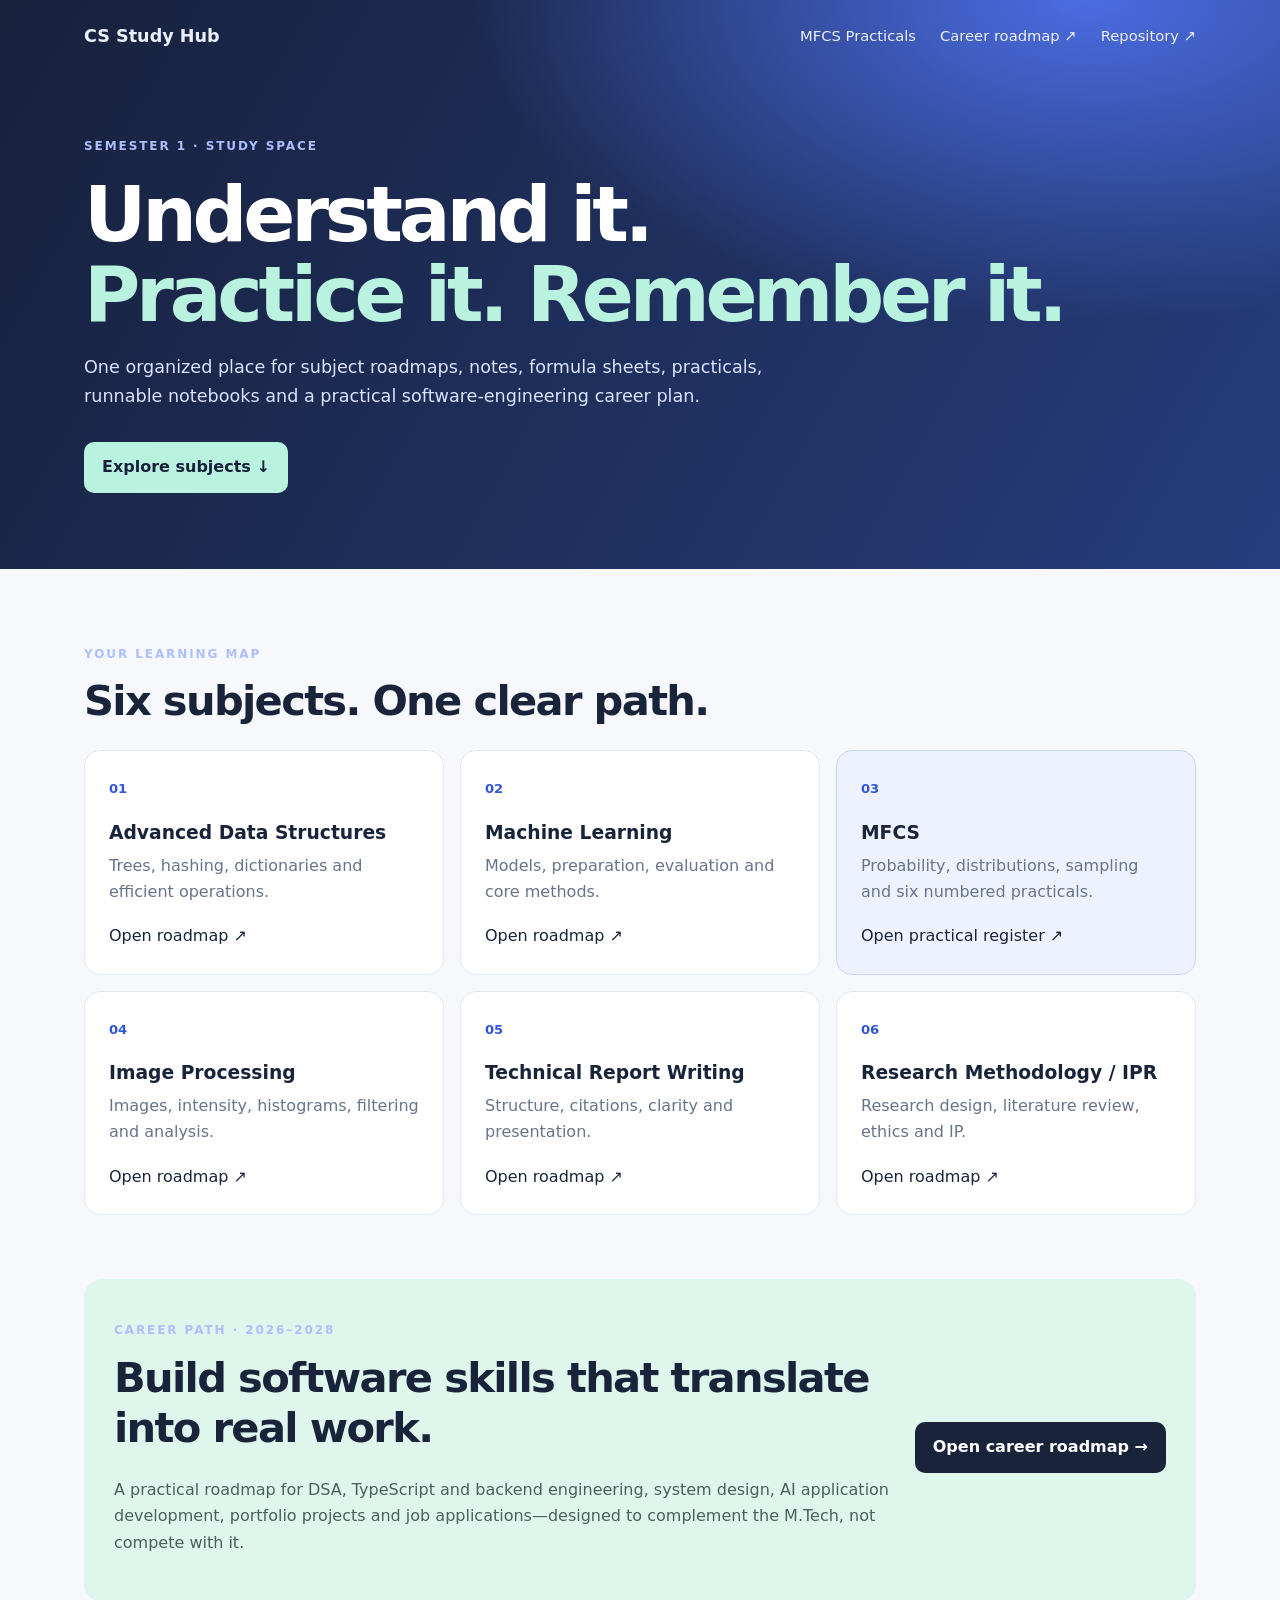
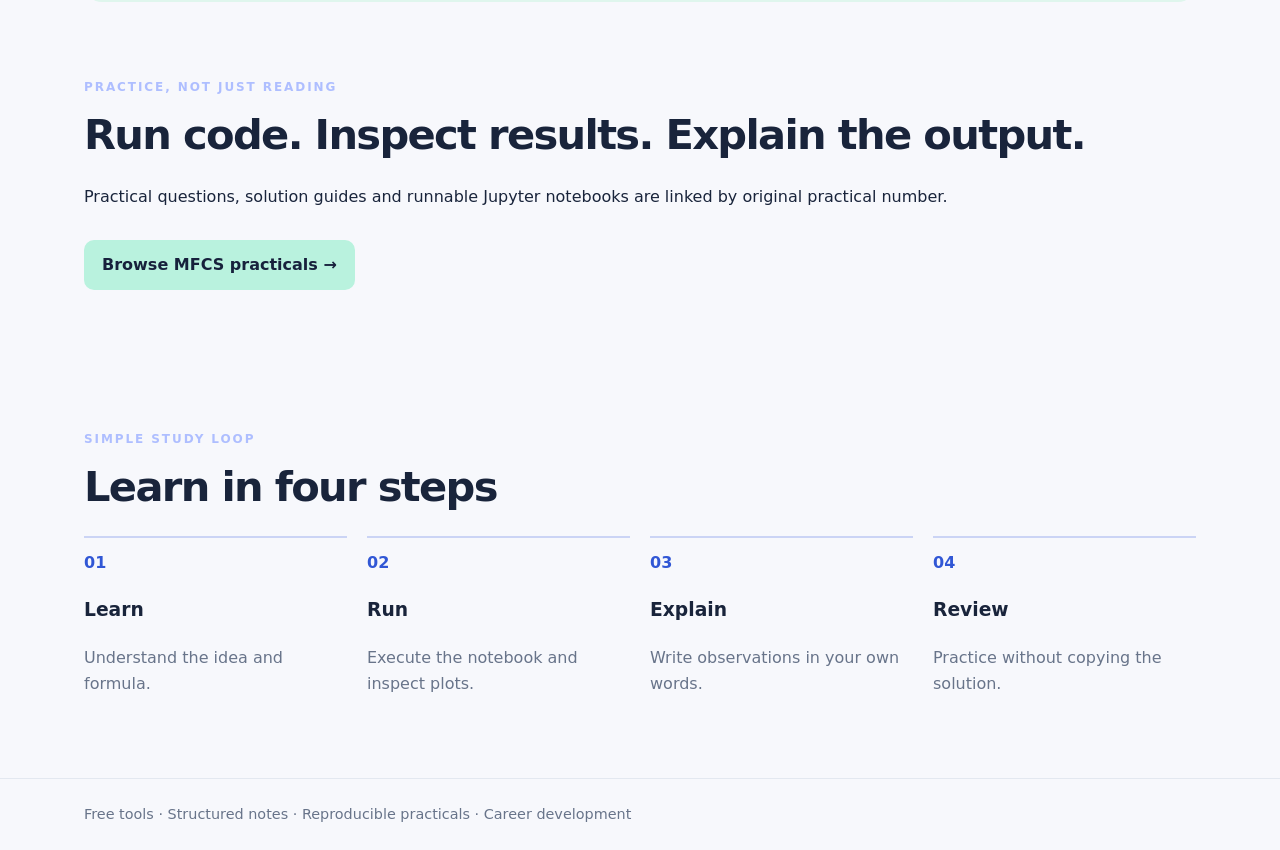
<file: docs/index.html>
<!doctype html><html lang="en"><head><meta charset="utf-8"><meta name="viewport" content="width=device-width,initial-scale=1"><title>Computer Science Study Hub</title><link rel="stylesheet" href="style.css"></head><body><header><nav><a class="brand" href="./">CS Study Hub</a><a href="practicals.html">MFCS Practicals</a><a href="https://github.com/Ajay230520/computer-science-study-hub-master/blob/main/career-roadmap/2026-2028-software-engineering-roadmap.md">Career roadmap ↗</a><a href="https://github.com/Ajay230520/computer-science-study-hub-master">Repository ↗</a></nav><div class="hero"><p class="eyebrow">SEMESTER 1 · STUDY SPACE</p><h1>Understand it.<br><span>Practice it. Remember it.</span></h1><p>One organized place for subject roadmaps, notes, formula sheets, practicals, runnable notebooks and a practical software-engineering career plan.</p><a class="button" href="#subjects">Explore subjects ↓</a></div></header><main><section id="subjects"><p class="eyebrow">YOUR LEARNING MAP</p><h2>Six subjects. One clear path.</h2><div class="cards"><a href="https://github.com/Ajay230520/computer-science-study-hub-master/tree/main/advanced-data-structures"><b>01</b><h3>Advanced Data Structures</h3><p>Trees, hashing, dictionaries and efficient operations.</p>Open roadmap ↗</a><a href="https://github.com/Ajay230520/computer-science-study-hub-master/tree/main/machine-learning"><b>02</b><h3>Machine Learning</h3><p>Models, preparation, evaluation and core methods.</p>Open roadmap ↗</a><a class="focus" href="practicals.html"><b>03</b><h3>MFCS</h3><p>Probability, distributions, sampling and six numbered practicals.</p>Open practical register ↗</a><a href="https://github.com/Ajay230520/computer-science-study-hub-master/tree/main/digital-image-processing"><b>04</b><h3>Image Processing</h3><p>Images, intensity, histograms, filtering and analysis.</p>Open roadmap ↗</a><a href="https://github.com/Ajay230520/computer-science-study-hub-master/tree/main/technical-report-writing"><b>05</b><h3>Technical Report Writing</h3><p>Structure, citations, clarity and presentation.</p>Open roadmap ↗</a><a href="https://github.com/Ajay230520/computer-science-study-hub-master/tree/main/research-methodology"><b>06</b><h3>Research Methodology / IPR</h3><p>Research design, literature review, ethics and IP.</p>Open roadmap ↗</a></div></section><section class="callout"><div><p class="eyebrow">CAREER PATH · 2026–2028</p><h2>Build software skills that translate into real work.</h2><p>A practical roadmap for DSA, TypeScript and backend engineering, system design, AI application development, portfolio projects and job applications—designed to complement the M.Tech, not compete with it.</p></div><a class="button dark" href="https://github.com/Ajay230520/computer-science-study-hub-master/blob/main/career-roadmap/2026-2028-software-engineering-roadmap.md">Open career roadmap →</a></section><section><p class="eyebrow">PRACTICE, NOT JUST READING</p><h2>Run code. Inspect results. Explain the output.</h2><p>Practical questions, solution guides and runnable Jupyter notebooks are linked by original practical number.</p><a class="button" href="practicals.html">Browse MFCS practicals →</a></section><section><p class="eyebrow">SIMPLE STUDY LOOP</p><h2>Learn in four steps</h2><div class="steps"><div><b>01</b><h3>Learn</h3><p>Understand the idea and formula.</p></div><div><b>02</b><h3>Run</h3><p>Execute the notebook and inspect plots.</p></div><div><b>03</b><h3>Explain</h3><p>Write observations in your own words.</p></div><div><b>04</b><h3>Review</h3><p>Practice without copying the solution.</p></div></div></section></main><footer>Free tools · Structured notes · Reproducible practicals · Career development</footer></body></html>
</file>
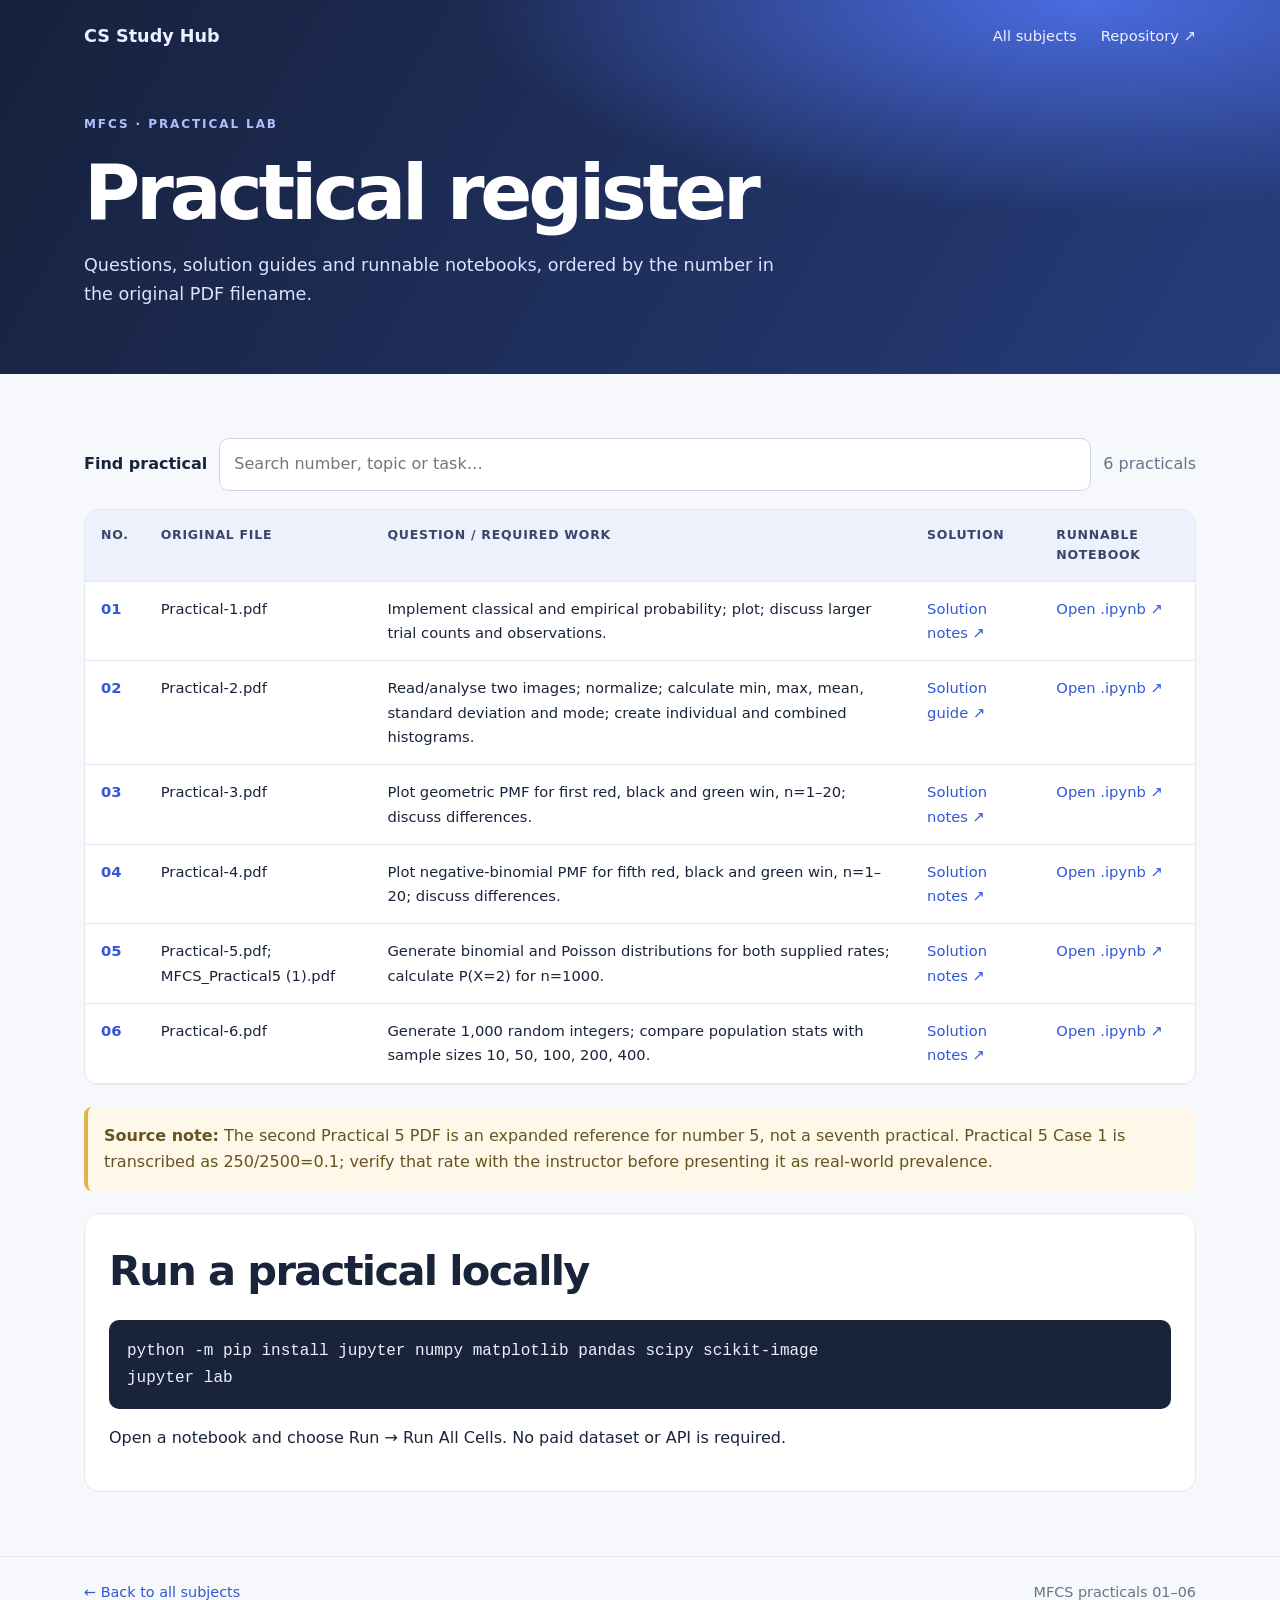
<file: docs/practicals.html>
<!doctype html><html lang="en"><head><meta charset="utf-8"><meta name="viewport" content="width=device-width,initial-scale=1"><title>MFCS Practical Register</title><link rel="stylesheet" href="style.css"></head><body><header><nav><a class="brand" href="./">CS Study Hub</a><a href="./">All subjects</a><a href="https://github.com/Ajay230520/computer-science-study-hub-master">Repository ↗</a></nav><div class="hero compact"><p class="eyebrow">MFCS · PRACTICAL LAB</p><h1>Practical register</h1><p>Questions, solution guides and runnable notebooks, ordered by the number in the original PDF filename.</p></div></header><main><section><div class="toolbar"><label for="search">Find practical</label><input id="search" type="search" placeholder="Search number, topic or task…"><span id="count">6 practicals</span></div><div class="table-wrap"><table id="table"><thead><tr><th>No.</th><th>Original file</th><th>Question / required work</th><th>Solution</th><th>Runnable notebook</th></tr></thead><tbody><tr><td>01</td><td>Practical-1.pdf</td><td>Implement classical and empirical probability; plot; discuss larger trial counts and observations.</td><td><a href="https://github.com/Ajay230520/computer-science-study-hub-master/blob/main/mathematics/practicals/SOLUTION-NOTES.md#practical-1--classical-and-empirical-probability">Solution notes ↗</a></td><td><a href="https://github.com/Ajay230520/computer-science-study-hub-master/blob/main/mathematics/practicals/01-classical-empirical-probability.ipynb">Open .ipynb ↗</a></td></tr><tr><td>02</td><td>Practical-2.pdf</td><td>Read/analyse two images; normalize; calculate min, max, mean, standard deviation and mode; create individual and combined histograms.</td><td><a href="https://github.com/Ajay230520/computer-science-study-hub-master/blob/main/digital-image-processing/practicals/README.md">Solution guide ↗</a></td><td><a href="https://github.com/Ajay230520/computer-science-study-hub-master/blob/main/mathematics/practicals/02-image-analysis-histograms.ipynb">Open .ipynb ↗</a></td></tr><tr><td>03</td><td>Practical-3.pdf</td><td>Plot geometric PMF for first red, black and green win, n=1–20; discuss differences.</td><td><a href="https://github.com/Ajay230520/computer-science-study-hub-master/blob/main/mathematics/practicals/SOLUTION-NOTES.md#practical-3--geometric-distribution">Solution notes ↗</a></td><td><a href="https://github.com/Ajay230520/computer-science-study-hub-master/blob/main/mathematics/practicals/03-geometric-distribution.ipynb">Open .ipynb ↗</a></td></tr><tr><td>04</td><td>Practical-4.pdf</td><td>Plot negative-binomial PMF for fifth red, black and green win, n=1–20; discuss differences.</td><td><a href="https://github.com/Ajay230520/computer-science-study-hub-master/blob/main/mathematics/practicals/SOLUTION-NOTES.md#practical-4--negative-binomial-distribution">Solution notes ↗</a></td><td><a href="https://github.com/Ajay230520/computer-science-study-hub-master/blob/main/mathematics/practicals/04-negative-binomial-distribution.ipynb">Open .ipynb ↗</a></td></tr><tr><td>05</td><td>Practical-5.pdf; MFCS_Practical5 (1).pdf</td><td>Generate binomial and Poisson distributions for both supplied rates; calculate P(X=2) for n=1000.</td><td><a href="https://github.com/Ajay230520/computer-science-study-hub-master/blob/main/mathematics/practicals/SOLUTION-NOTES.md#practical-5--binomial-and-poisson-distributions">Solution notes ↗</a></td><td><a href="https://github.com/Ajay230520/computer-science-study-hub-master/blob/main/mathematics/practicals/05-binomial-poisson-distributions.ipynb">Open .ipynb ↗</a></td></tr><tr><td>06</td><td>Practical-6.pdf</td><td>Generate 1,000 random integers; compare population stats with sample sizes 10, 50, 100, 200, 400.</td><td><a href="https://github.com/Ajay230520/computer-science-study-hub-master/blob/main/mathematics/practicals/SOLUTION-NOTES.md#practical-6--random-sampling">Solution notes ↗</a></td><td><a href="https://github.com/Ajay230520/computer-science-study-hub-master/blob/main/mathematics/practicals/06-random-sampling.ipynb">Open .ipynb ↗</a></td></tr></tbody></table></div><p class="note"><b>Source note:</b> The second Practical 5 PDF is an expanded reference for number 5, not a seventh practical. Practical 5 Case 1 is transcribed as 250/2500=0.1; verify that rate with the instructor before presenting it as real-world prevalence.</p><div class="runbox"><h2>Run a practical locally</h2><pre>python -m pip install jupyter numpy matplotlib pandas scipy scikit-image
jupyter lab</pre><p>Open a notebook and choose Run → Run All Cells. No paid dataset or API is required.</p></div></section></main><footer><a href="./">← Back to all subjects</a><span>MFCS practicals 01–06</span></footer><script>const input=document.querySelector('#search'),rows=[...document.querySelectorAll('#table tbody tr')],count=document.querySelector('#count');input.addEventListener('input',()=>{let n=0;for(const r of rows){const show=r.innerText.toLowerCase().includes(input.value.toLowerCase().trim());r.hidden=!show;if(show)n++}count.textContent=n+' practical'+(n===1?'':'s')});</script></body></html>
</file>
<file: docs/style.css>
:root{--ink:#19243b;--muted:#68748a;--line:#e3e8f0;--paper:#f7f8fc;--blue:#3157d5;--mint:#dff6ed}*{box-sizing:border-box}body{margin:0;background:var(--paper);color:var(--ink);font:16px/1.65 Inter,system-ui,-apple-system,"Segoe UI",sans-serif}a{color:var(--blue);text-decoration:none}a:hover{text-decoration:underline}nav{max-width:1160px;margin:auto;padding:22px 24px;display:flex;align-items:center;gap:24px;flex-wrap:wrap}nav a{color:#edf1ff;font-size:.92rem}.brand{font-size:1.1rem;font-weight:850;margin-right:auto}header{color:white;background:radial-gradient(ellipse at 85% 0,#4b6ce2,transparent 40%),linear-gradient(120deg,#17213c,#263d7c)}.hero{max-width:1160px;margin:auto;padding:52px 24px 76px}.hero.compact{padding-top:30px;padding-bottom:48px}.eyebrow{font-size:.75rem;font-weight:850;letter-spacing:.16em;color:#aebeff}.hero h1{font-size:clamp(2.5rem,6vw,4.8rem);line-height:1.04;letter-spacing:-.055em;margin:18px 0}.hero h1 span{color:#b9f2de}.hero p:not(.eyebrow){max-width:690px;color:#dbe3ff;font-size:1.1rem}.button{display:inline-block;background:#b9f2de;color:#17213c;font-weight:800;padding:12px 18px;border-radius:10px;margin-top:14px}main{max-width:1160px;margin:auto;padding:0 24px}section{padding:64px 0}h2{font-size:clamp(1.8rem,4vw,2.6rem);line-height:1.2;letter-spacing:-.04em;margin:8px 0 24px}.cards{display:grid;grid-template-columns:repeat(3,minmax(0,1fr));gap:16px}.cards>a{display:block;background:white;border:1px solid var(--line);border-radius:16px;padding:24px;color:var(--ink);min-height:210px;transition:transform .15s}.cards>a:hover{transform:translateY(-3px);text-decoration:none;border-color:#aabaff}.cards b{color:var(--blue);font-size:.82rem}.cards h3{margin:16px 0 4px}.cards p{color:var(--muted);margin:4px 0 18px}.cards .focus{background:#eef2ff;border-color:#c9d3ff}.callout{background:var(--mint);padding:30px;border-radius:18px;display:flex;align-items:center;justify-content:space-between;gap:24px}.callout p:not(.eyebrow){color:#47625c}.dark{background:var(--ink);color:white;white-space:nowrap}.steps{display:grid;grid-template-columns:repeat(4,1fr);gap:20px}.steps>div{border-top:2px solid #cbd4f5;padding-top:12px}.steps b{color:var(--blue)}.steps p{color:var(--muted)}footer{border-top:1px solid var(--line);padding:24px max(24px,calc((100% - 1112px)/2));display:flex;justify-content:space-between;gap:12px;flex-wrap:wrap;color:var(--muted);font-size:.9rem}.toolbar{display:flex;align-items:center;gap:12px;flex-wrap:wrap;margin-bottom:18px}.toolbar label{font-weight:750}.toolbar input{flex:1;min-width:220px;padding:12px 14px;border:1px solid #cfd6e3;border-radius:10px;font:inherit}.toolbar span{color:var(--muted)}.table-wrap{overflow:auto;border:1px solid var(--line);border-radius:14px;background:white}table{width:100%;border-collapse:collapse;min-width:900px}th,td{text-align:left;vertical-align:top;padding:15px 16px;border-bottom:1px solid var(--line)}th{background:#edf1fb;color:#39466a;font-size:.78rem;text-transform:uppercase;letter-spacing:.06em}td{font-size:.92rem}td:first-child{font-weight:850;color:var(--blue)}tbody tr:hover{background:#fafbff}tbody tr[hidden]{display:none}.note{background:#fff8e8;border-left:4px solid #e2b34c;padding:16px;border-radius:8px;color:#665323;margin:22px 0}.runbox{background:white;border:1px solid var(--line);border-radius:16px;padding:24px}.runbox pre{background:#19243b;color:#edf1ff;padding:18px;border-radius:10px;overflow:auto}@media(max-width:800px){.cards{grid-template-columns:repeat(2,1fr)}.steps{grid-template-columns:repeat(2,1fr)}.callout{align-items:flex-start;flex-direction:column}}@media(max-width:520px){nav .brand{width:100%}nav{gap:12px}.hero{padding:32px 18px 54px}main{padding:0 18px}.cards,.steps{grid-template-columns:1fr}section{padding:44px 0}footer{padding:22px 18px}}
</file>
